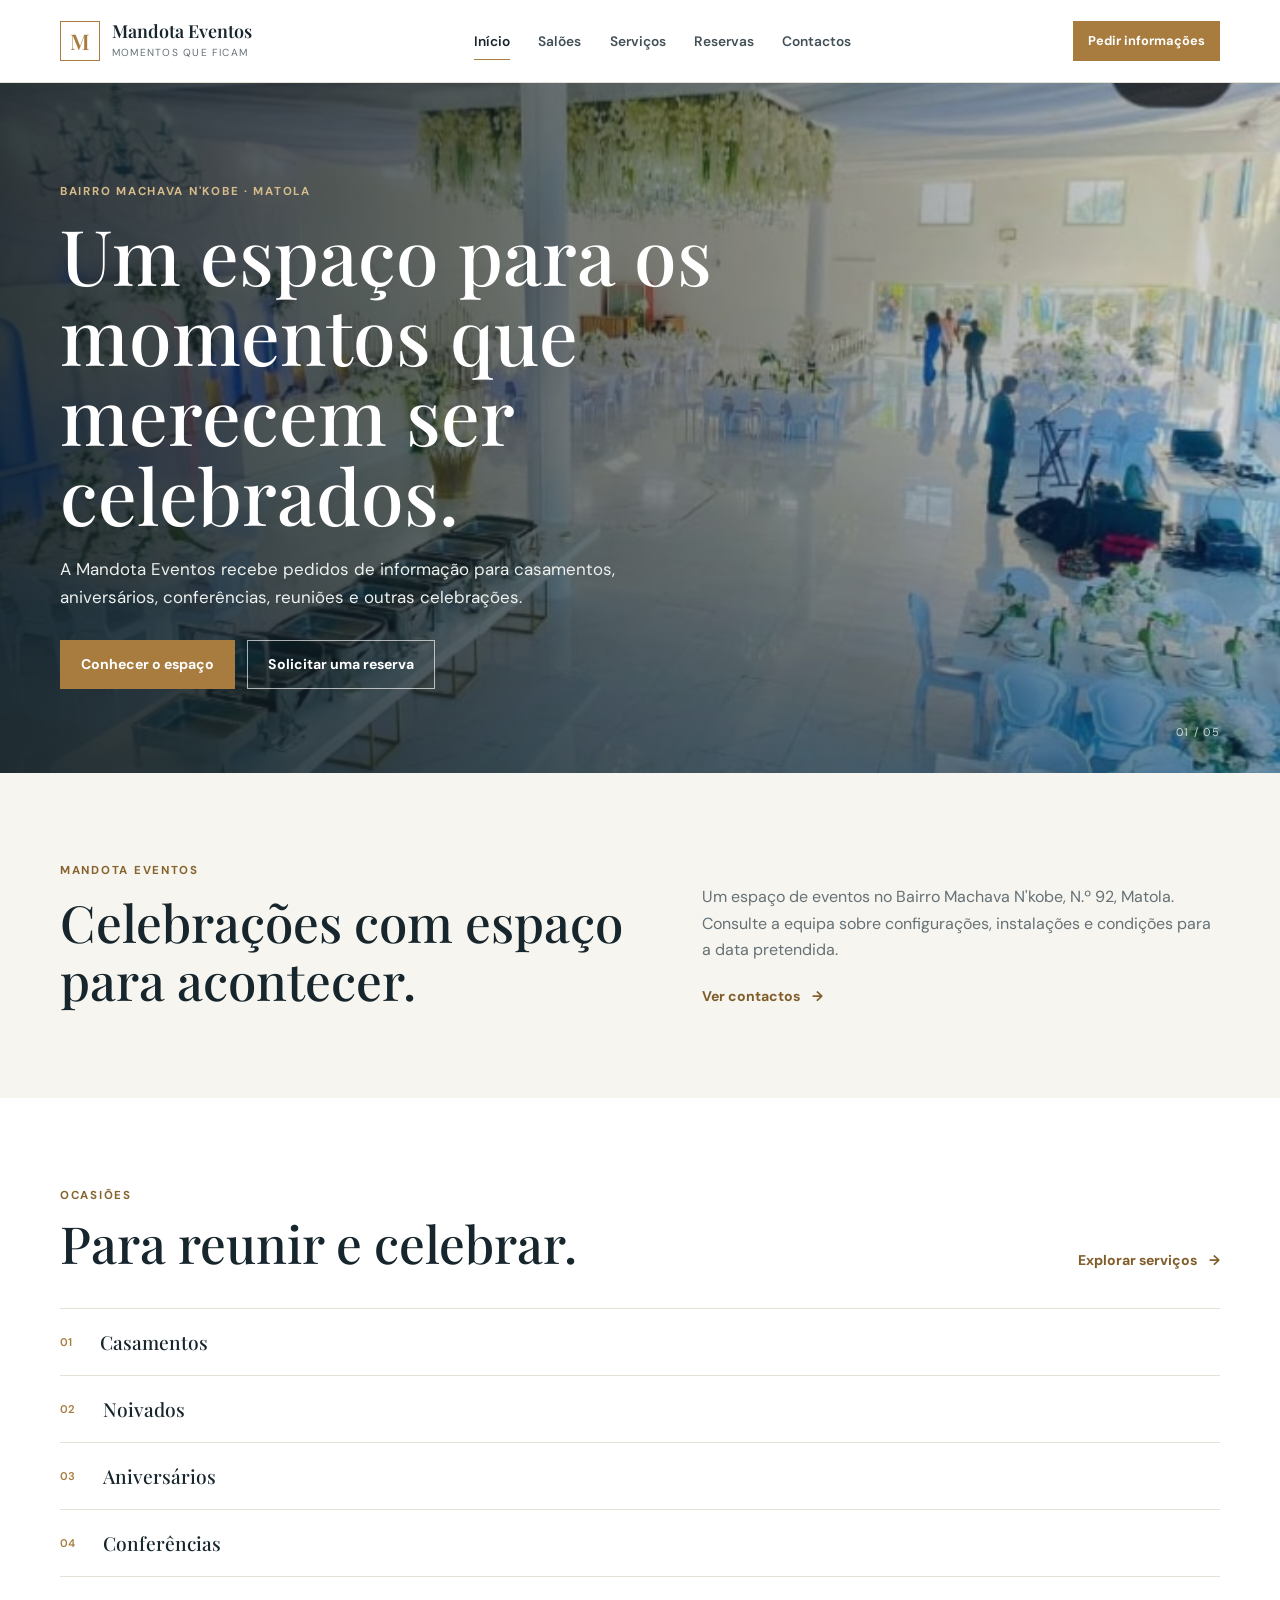
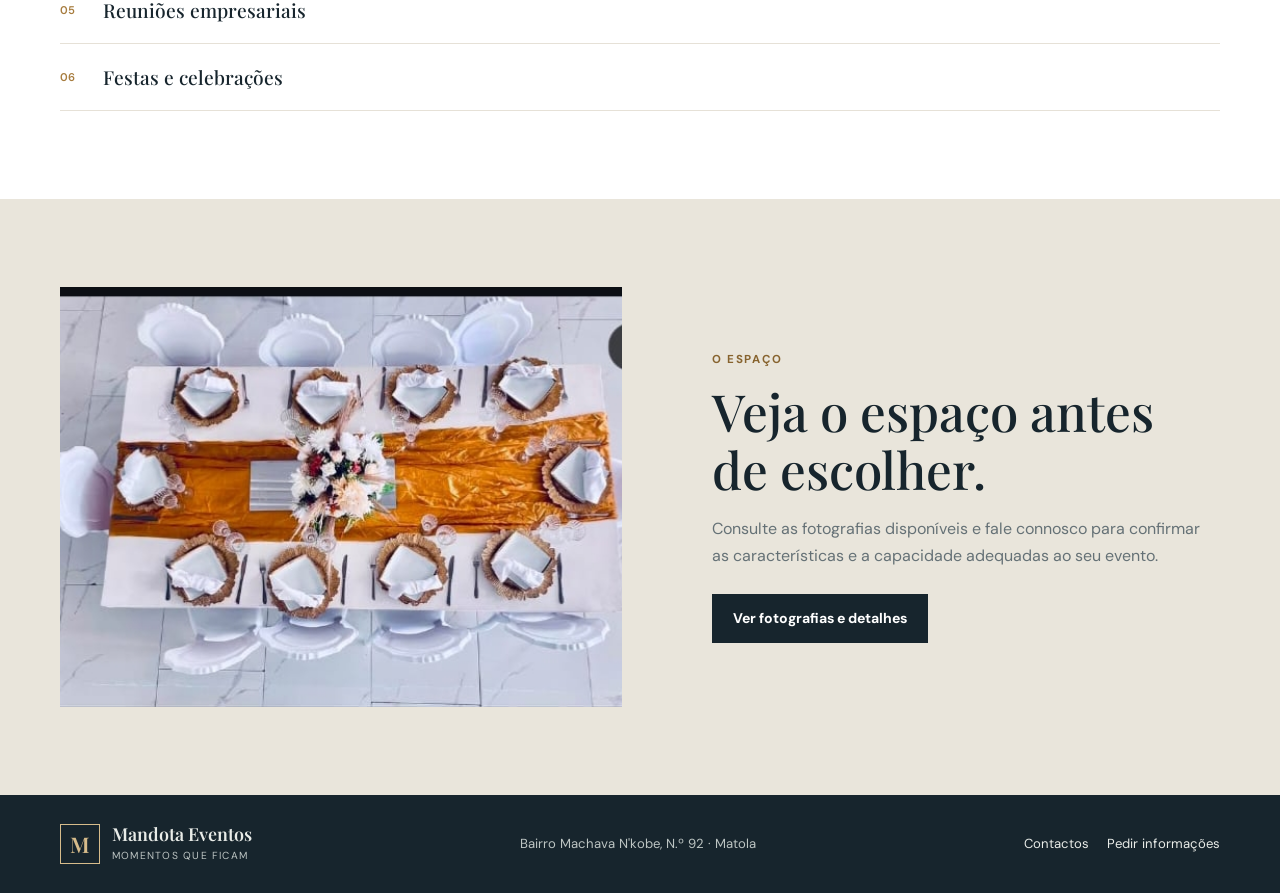
<file: index.html>
<!doctype html>
<html lang="pt-PT">
  <head>
    <meta charset="UTF-8">
    <meta name="viewport" content="width=device-width, initial-scale=1">
    <meta name="description" content="Conheca a Mandota Eventos, espaco para celebracoes no Bairro Machava N'kobe, Matola.">
    <title>Mandota Eventos | Início</title>
    <link rel="icon" href="1000402630.jpg">
    <link rel="stylesheet" href="css/style.css">
  </head>
  <body>
    <header class="site-header">
      <div class="container header-inner">
        <a class="brand" href="index.html" aria-label="Mandota Eventos, início">
          <span class="brand-mark" aria-hidden="true">M</span>
          <span><strong>Mandota Eventos</strong><small>Momentos que ficam</small></span>
        </a>
        <nav class="main-nav" aria-label="Navegação principal">
          <a class="current" href="index.html" aria-current="page">Início</a>
          <a href="saloes.html">Salões</a>
          <a href="servicos.html">Serviços</a>
          <a href="reservas.html">Reservas</a>
          <a href="contactos.html">Contactos</a>
        </nav>
        <details class="mobile-nav">
          <summary>Menu</summary>
          <nav aria-label="Navegação móvel">
            <a href="index.html">Início</a>
            <a href="saloes.html">Salões</a>
            <a href="servicos.html">Serviços</a>
            <a href="reservas.html">Reservas</a>
            <a href="contactos.html">Contactos</a>
          </nav>
        </details>
        <a class="button button-small header-cta" href="reservas.html">Pedir informações</a>
      </div>
    </header>

    <main>
      <section class="hero">
        <img class="hero-image" src="1000402630.jpg" alt="Vista do espaço Mandota Eventos preparado para uma celebração">
        <div class="hero-shade"></div>
        <div class="container hero-content">
          <p class="eyebrow">Bairro Machava N'kobe · Matola</p>
          <h1>Um espaço para os momentos que merecem ser celebrados.</h1>
          <p class="hero-copy">A Mandota Eventos recebe pedidos de informação para casamentos, aniversários, conferências, reuniões e outras celebrações.</p>
          <div class="button-row">
            <a class="button" href="saloes.html">Conhecer o espaço</a>
            <a class="button button-outline" href="reservas.html">Solicitar uma reserva</a>
          </div>
        </div>
        <span class="hero-index" aria-hidden="true">01 / 05</span>
      </section>

      <section class="section intro-section">
        <div class="container split-layout">
          <div>
            <p class="eyebrow eyebrow-dark">Mandota Eventos</p>
            <h2>Celebrações com espaço para acontecer.</h2>
          </div>
          <div class="intro-copy">
            <p>Um espaço de eventos no Bairro Machava N'kobe, N.º 92, Matola. Consulte a equipa sobre configurações, instalações e condições para a data pretendida.</p>
            <a class="text-link" href="contactos.html">Ver contactos <span aria-hidden="true">&rarr;</span></a>
          </div>
        </div>
      </section>

      <section class="section services-strip">
        <div class="container">
          <div class="section-heading">
            <div><p class="eyebrow eyebrow-dark">Ocasiões</p><h2>Para reunir e celebrar.</h2></div>
            <a class="text-link" href="servicos.html">Explorar serviços <span aria-hidden="true">&rarr;</span></a>
          </div>
          <div class="occasion-list">
            <a href="servicos.html#casamentos"><span>01</span>Casamentos</a>
            <a href="servicos.html#noivados"><span>02</span>Noivados</a>
            <a href="servicos.html#aniversarios"><span>03</span>Aniversários</a>
            <a href="servicos.html#conferencias"><span>04</span>Conferências</a>
            <a href="servicos.html#reunioes"><span>05</span>Reuniões empresariais</a>
            <a href="servicos.html#celebracoes"><span>06</span>Festas e celebrações</a>
          </div>
        </div>
      </section>

      <section class="section photo-feature">
        <div class="container feature-layout">
          <img src="1000402631.jpg" alt="Vista interior do espaço com mesas preparadas">
          <div class="feature-copy">
            <p class="eyebrow eyebrow-dark">O espaço</p>
            <h2>Veja o espaço antes de escolher.</h2>
            <p>Consulte as fotografias disponíveis e fale connosco para confirmar as características e a capacidade adequadas ao seu evento.</p>
            <a class="button button-dark" href="saloes.html">Ver fotografias e detalhes</a>
          </div>
        </div>
      </section>
    </main>

    <footer class="site-footer">
      <div class="container footer-inner">
        <a class="brand brand-footer" href="index.html"><span class="brand-mark" aria-hidden="true">M</span><span><strong>Mandota Eventos</strong><small>Momentos que ficam</small></span></a>
        <p>Bairro Machava N'kobe, N.º 92 · Matola</p>
        <div class="footer-links"><a href="contactos.html">Contactos</a><a href="reservas.html">Pedir informações</a></div>
      </div>
    </footer>
  </body>
</html>
</file>
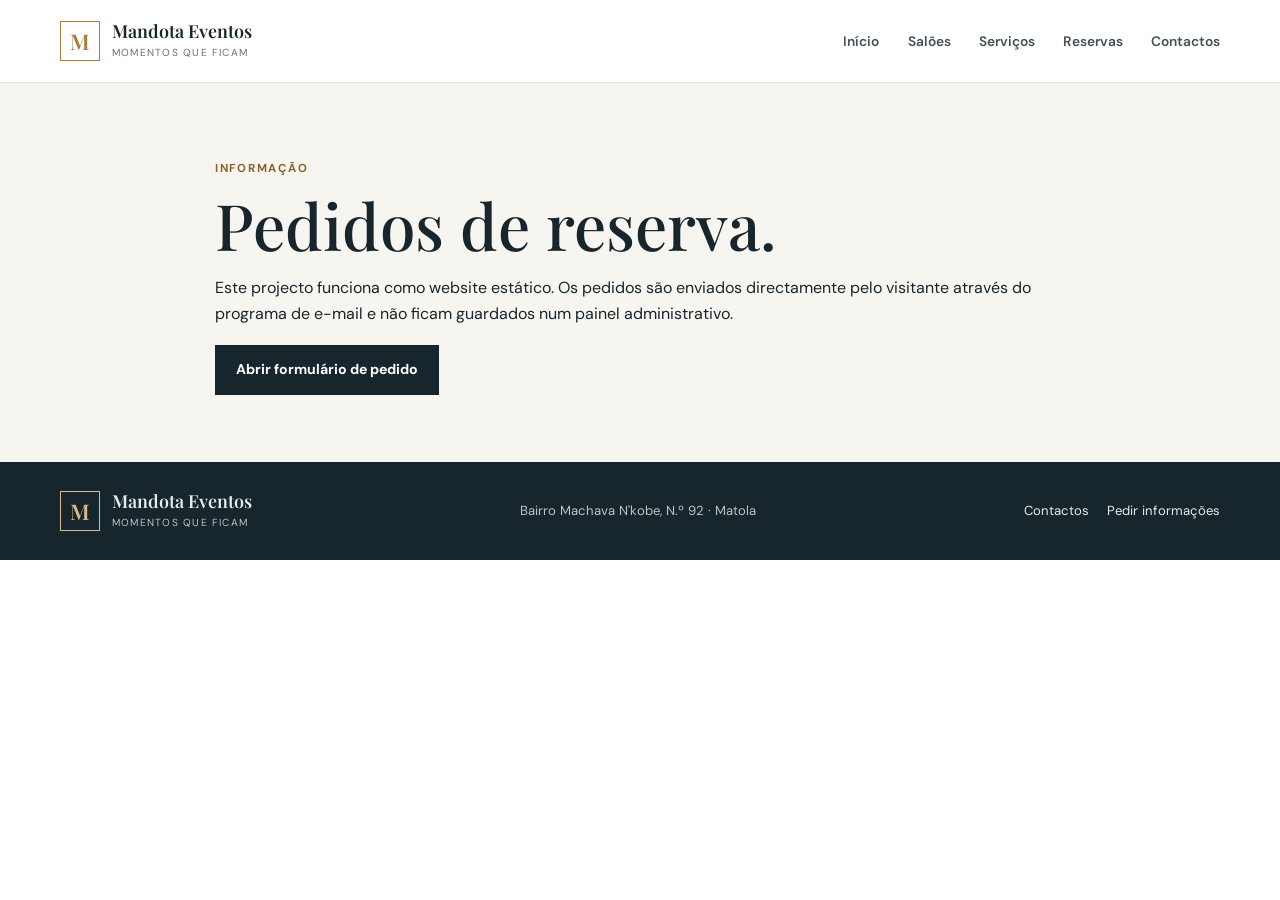
<file: admin/index.html>
<!doctype html>
<html lang="pt-PT">
    <head>
        <meta charset="UTF-8">
        <meta name="viewport" content="width=device-width, initial-scale=1">
        <meta name="description" content="Informação sobre os pedidos de reserva da Mandota Eventos.">
        <title>Informações | Mandota Eventos</title>
        <link rel="stylesheet" href="../css/style.css">
    </head>
    <body>
        <header class="site-header">
            <div class="container header-inner">
                <a class="brand" href="../index.html"><span class="brand-mark" aria-hidden="true">M</span><span><strong>Mandota Eventos</strong><small>Momentos que ficam</small></span></a>
                <nav class="main-nav" aria-label="Navegação principal">
                    <a href="../index.html">Início</a><a href="../saloes.html">Salões</a><a href="../servicos.html">Serviços</a><a href="../reservas.html">Reservas</a><a href="../contactos.html">Contactos</a>
                </nav>
                <details class="mobile-nav"><summary>Menu</summary><nav aria-label="Navegação móvel"><a href="../index.html">Início</a><a href="../saloes.html">Salões</a><a href="../servicos.html">Serviços</a><a href="../reservas.html">Reservas</a><a href="../contactos.html">Contactos</a></nav></details>
            </div>
        </header>
        <main>
            <section class="page-intro"><div class="container page-intro-inner"><p class="eyebrow eyebrow-dark">Informação</p><h1>Pedidos de reserva.</h1><p>Este projecto funciona como website estático. Os pedidos são enviados directamente pelo visitante através do programa de e-mail e não ficam guardados num painel administrativo.</p><p><a class="button button-dark" href="../reservas.html">Abrir formulário de pedido</a></p></div></section>
        </main>
        <footer class="site-footer"><div class="container footer-inner"><a class="brand brand-footer" href="../index.html"><span class="brand-mark" aria-hidden="true">M</span><span><strong>Mandota Eventos</strong><small>Momentos que ficam</small></span></a><p>Bairro Machava N'kobe, N.º 92 · Matola</p><div class="footer-links"><a href="../contactos.html">Contactos</a><a href="../reservas.html">Pedir informações</a></div></div></footer>
    </body>
</html>
</file>
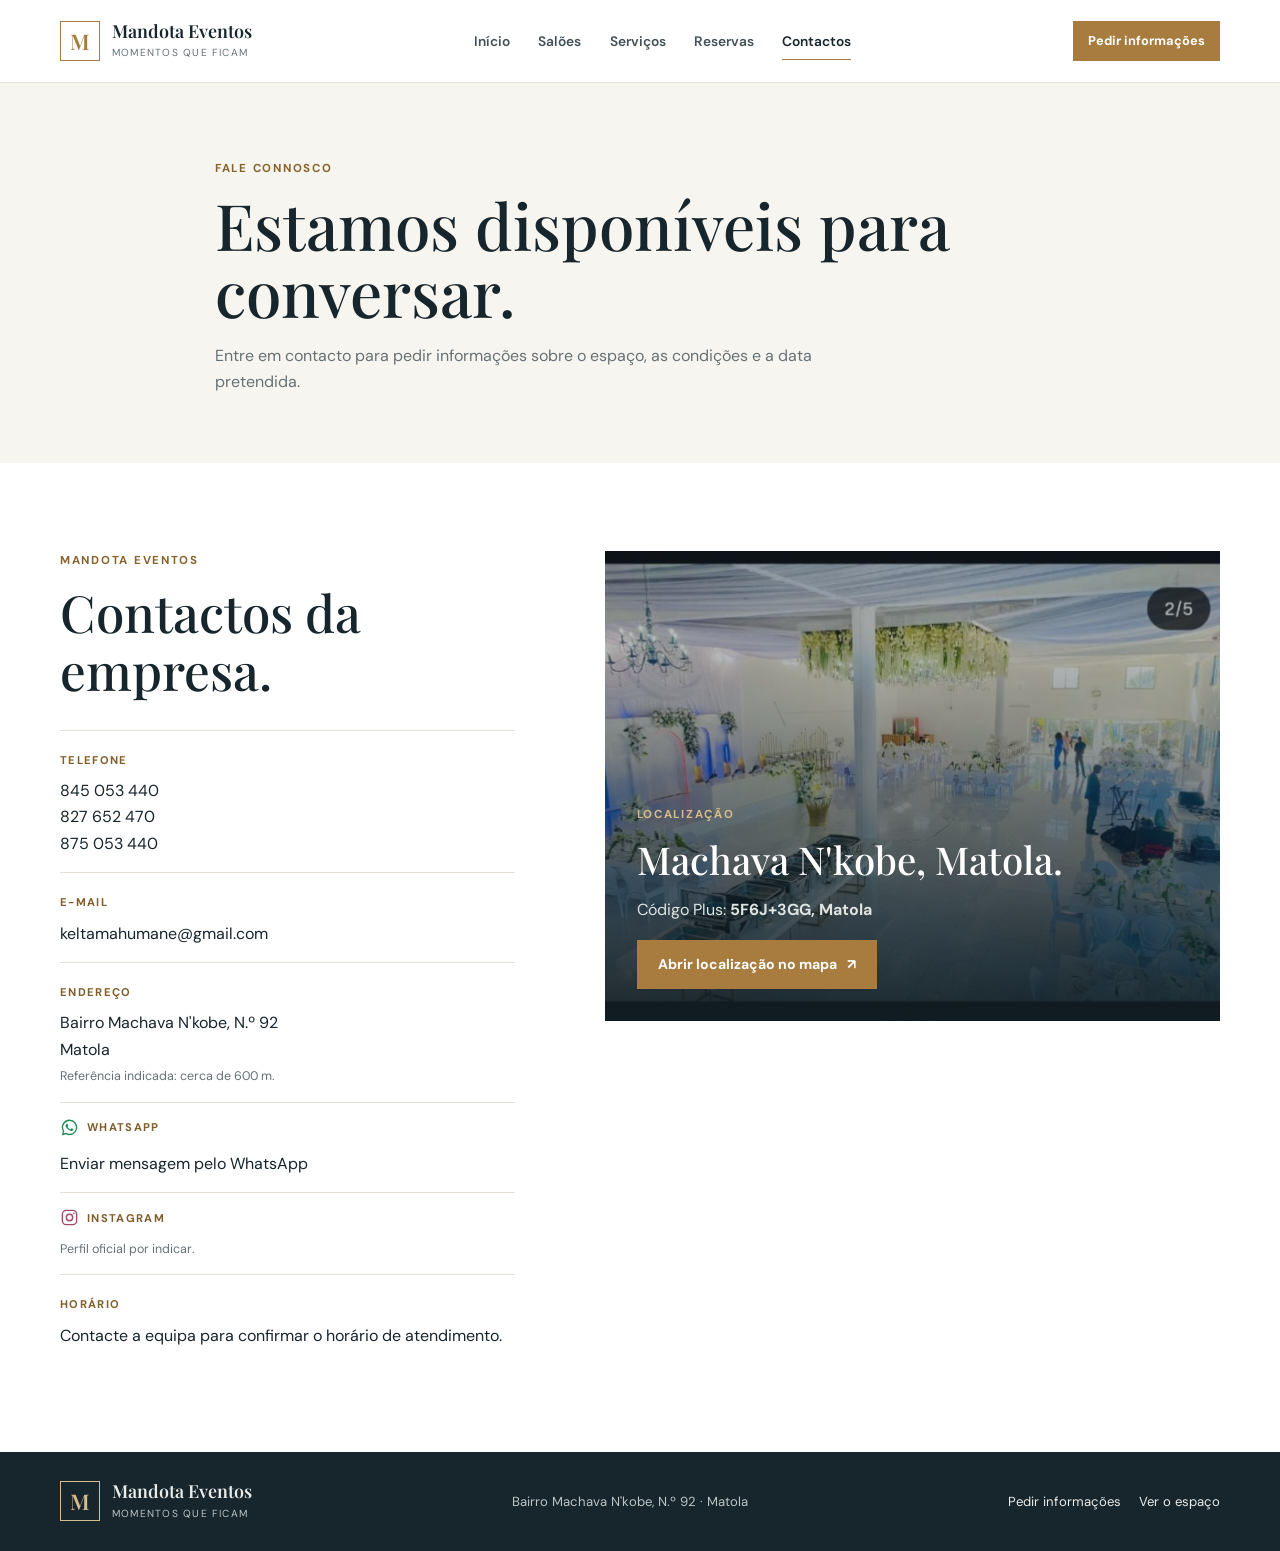
<file: contactos.html>
<!doctype html>
<html lang="pt-PT">
  <head>
    <meta charset="UTF-8">
    <meta name="viewport" content="width=device-width, initial-scale=1">
    <meta name="description" content="Contacte a Mandota Eventos no Bairro Machava N'kobe, Matola.">
    <title>Contactos | Mandota Eventos</title>
    <link rel="icon" href="1000402630.jpg">
    <link rel="stylesheet" href="css/style.css">
  </head>
  <body>
    <header class="site-header">
      <div class="container header-inner">
        <a class="brand" href="index.html"><span class="brand-mark" aria-hidden="true">M</span><span><strong>Mandota Eventos</strong><small>Momentos que ficam</small></span></a>
        <nav class="main-nav" aria-label="Navegação principal">
          <a href="index.html">Início</a><a href="saloes.html">Salões</a><a href="servicos.html">Serviços</a><a href="reservas.html">Reservas</a><a class="current" href="contactos.html" aria-current="page">Contactos</a>
        </nav>
        <details class="mobile-nav"><summary>Menu</summary><nav aria-label="Navegação móvel"><a href="index.html">Início</a><a href="saloes.html">Salões</a><a href="servicos.html">Serviços</a><a href="reservas.html">Reservas</a><a href="contactos.html">Contactos</a></nav></details>
        <a class="button button-small header-cta" href="reservas.html">Pedir informações</a>
      </div>
    </header>
    <main>
      <section class="page-intro"><div class="container page-intro-inner"><p class="eyebrow eyebrow-dark">Fale connosco</p><h1>Estamos disponíveis para conversar.</h1><p>Entre em contacto para pedir informações sobre o espaço, as condições e a data pretendida.</p></div></section>
      <section class="section contact-section"><div class="container contact-layout">
        <div class="contact-details"><p class="eyebrow eyebrow-dark">Mandota Eventos</p><h2>Contactos da empresa.</h2>
          <div class="contact-block"><span class="contact-label">Telefone</span><p><a href="tel:845053440">845 053 440</a><br><a href="tel:827652470">827 652 470</a><br><a href="tel:875053440">875 053 440</a></p></div>
          <div class="contact-block"><span class="contact-label">E-mail</span><p><a href="mailto:keltamahumane@gmail.com">keltamahumane@gmail.com</a></p></div>
          <div class="contact-block"><span class="contact-label">Endereço</span><p>Bairro Machava N'kobe, N.º 92<br>Matola</p><p class="form-note">Referência indicada: cerca de 600 m.</p></div>
          <div class="contact-block">
            <span class="contact-label contact-label-icon">
              <svg class="social-icon whatsapp-icon" viewBox="0 0 24 24" aria-hidden="true"><path d="M12.04 2a9.82 9.82 0 0 0-8.42 14.88L2.3 22l5.28-1.38A9.82 9.82 0 1 0 12.04 2Zm0 17.86a8 8 0 0 1-4.08-1.12l-.29-.17-3.13.82.84-3.05-.19-.31a8.03 8.03 0 1 1 6.85 3.83Zm4.4-6.02c-.24-.12-1.42-.7-1.64-.78-.22-.08-.38-.12-.55.12-.16.24-.62.78-.76.94-.14.16-.28.18-.52.06-.24-.12-1.02-.38-1.94-1.2-.72-.64-1.2-1.43-1.34-1.67-.14-.24-.02-.37.1-.49.1-.1.24-.28.36-.42.12-.14.16-.24.24-.4.08-.16.04-.3-.02-.42-.06-.12-.55-1.32-.75-1.81-.2-.48-.4-.42-.55-.43h-.47c-.16 0-.42.06-.64.3-.22.24-.84.82-.84 2s.86 2.32.98 2.48c.12.16 1.69 2.58 4.1 3.62.57.25 1.02.4 1.37.51.58.18 1.1.15 1.51.09.46-.07 1.42-.58 1.62-1.14.2-.56.2-1.04.14-1.14-.06-.1-.22-.16-.46-.28Z"/></svg>
              WhatsApp
            </span>
            <p><a href="https://wa.me/258845053440" target="_blank" rel="noopener noreferrer">Enviar mensagem pelo WhatsApp</a></p>
          </div>
          <div class="contact-block">
            <span class="contact-label contact-label-icon">
              <svg class="social-icon instagram-icon" viewBox="0 0 24 24" aria-hidden="true"><rect x="3" y="3" width="18" height="18" rx="5"/><circle cx="12" cy="12" r="4"/><circle class="instagram-dot" cx="17.5" cy="6.8" r="1"/></svg>
              Instagram
            </span>
            <p class="form-note">Perfil oficial por indicar.</p>
          </div>
          <div class="contact-block"><span class="contact-label">Horário</span><p>Contacte a equipa para confirmar o horário de atendimento.</p></div>
        </div>
        <div class="contact-visual"><img src="1000402630.jpg" alt="Vista original do espaço Mandota Eventos"><div class="map-link"><p class="eyebrow">Localização</p><h2>Machava N'kobe, Matola.</h2><p>Código Plus: <strong>5F6J+3GG, Matola</strong></p><a class="button" href="https://www.google.com/maps/search/?api=1&amp;query=5F6J%2B3GG%2C%20Matola" target="_blank" rel="noopener noreferrer">Abrir localização no mapa <span aria-hidden="true">&nearr;</span></a></div></div>
      </div></section>
    </main>
    <footer class="site-footer"><div class="container footer-inner"><a class="brand brand-footer" href="index.html"><span class="brand-mark" aria-hidden="true">M</span><span><strong>Mandota Eventos</strong><small>Momentos que ficam</small></span></a><p>Bairro Machava N'kobe, N.º 92 · Matola</p><div class="footer-links"><a href="reservas.html">Pedir informações</a><a href="saloes.html">Ver o espaço</a></div></div></footer>
  </body>
</html>
</file>
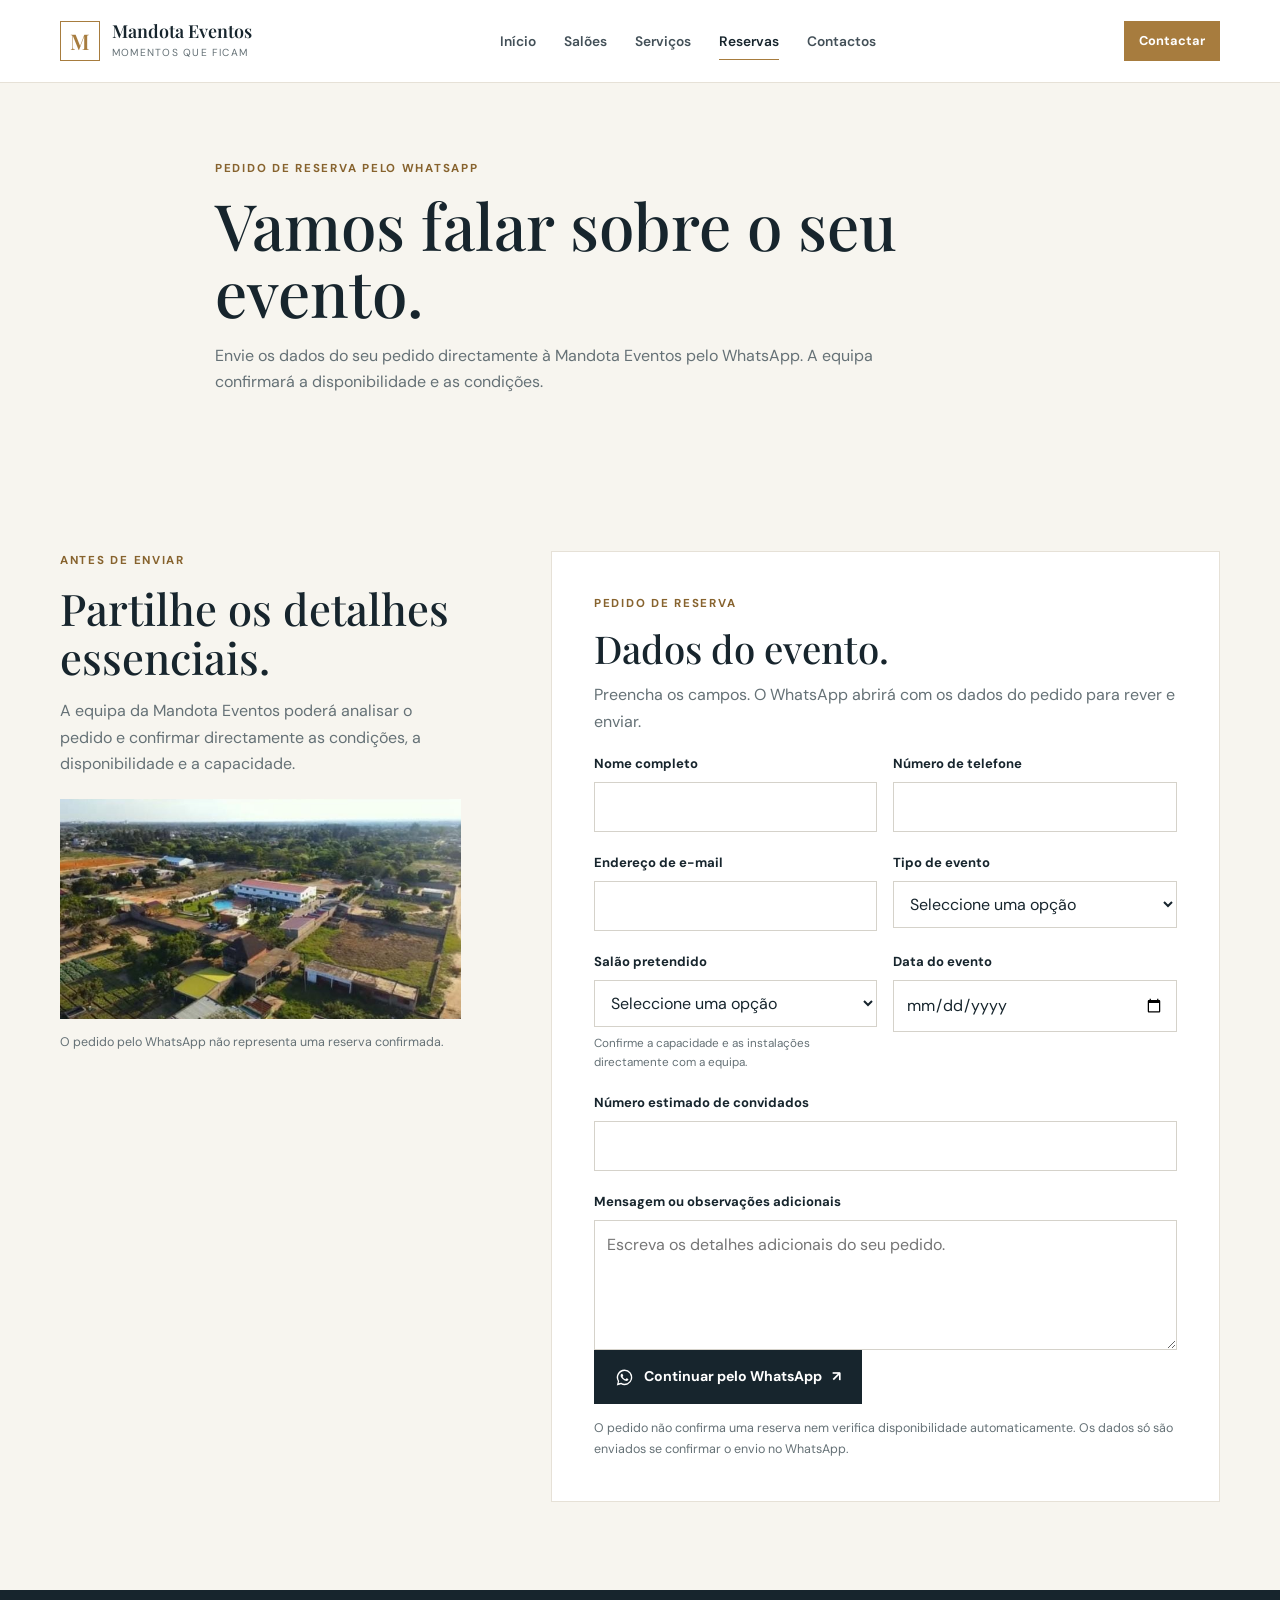
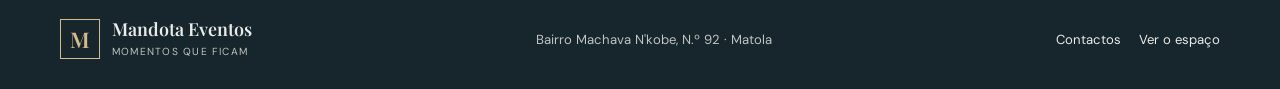
<file: reservas.html>
<!doctype html>
<html lang="pt-PT">
  <head>
    <meta charset="UTF-8">
    <meta name="viewport" content="width=device-width, initial-scale=1">
    <meta name="description" content="Envie um pedido de informação sobre reservas na Mandota Eventos.">
    <title>Reservas | Mandota Eventos</title>
    <link rel="icon" href="1000402630.jpg">
    <link rel="stylesheet" href="css/style.css">
  </head>
  <body>
    <header class="site-header">
      <div class="container header-inner">
        <a class="brand" href="index.html"><span class="brand-mark" aria-hidden="true">M</span><span><strong>Mandota Eventos</strong><small>Momentos que ficam</small></span></a>
        <nav class="main-nav" aria-label="Navegação principal">
          <a href="index.html">Início</a><a href="saloes.html">Salões</a><a href="servicos.html">Serviços</a><a class="current" href="reservas.html" aria-current="page">Reservas</a><a href="contactos.html">Contactos</a>
        </nav>
        <details class="mobile-nav"><summary>Menu</summary><nav aria-label="Navegação móvel"><a href="index.html">Início</a><a href="saloes.html">Salões</a><a href="servicos.html">Serviços</a><a href="reservas.html">Reservas</a><a href="contactos.html">Contactos</a></nav></details>
        <a class="button button-small header-cta" href="contactos.html">Contactar</a>
      </div>
    </header>
    <main>
      <section class="page-intro"><div class="container page-intro-inner"><p class="eyebrow eyebrow-dark">Pedido de reserva pelo WhatsApp</p><h1>Vamos falar sobre o seu evento.</h1><p>Envie os dados do seu pedido directamente à Mandota Eventos pelo WhatsApp. A equipa confirmará a disponibilidade e as condições.</p></div></section>
      <section class="section reservation-section"><div class="container reservation-layout">
        <aside class="reservation-aside"><p class="eyebrow eyebrow-dark">Antes de enviar</p><h2>Partilhe os detalhes essenciais.</h2><p>A equipa da Mandota Eventos poderá analisar o pedido e confirmar directamente as condições, a disponibilidade e a capacidade.</p><img src="1000402637.jpg" alt="Fotografia original do espaço Mandota Eventos"><p class="form-note">O pedido pelo WhatsApp não representa uma reserva confirmada.</p></aside>
        <form class="reservation-form" id="reservation-form" aria-labelledby="reservation-details-title">
          <p class="eyebrow eyebrow-dark">Pedido de reserva</p>
          <h2 id="reservation-details-title">Dados do evento.</h2>
          <p class="reservation-instructions">Preencha os campos. O WhatsApp abrirá com os dados do pedido para rever e enviar.</p>
          <div class="form-grid">
            <div class="field"><label for="nome">Nome completo</label><input id="nome" name="name" autocomplete="name" required></div>
            <div class="field"><label for="telefone">Número de telefone</label><input id="telefone" name="phone" type="tel" autocomplete="tel" required></div>
            <div class="field"><label for="email">Endereço de e-mail</label><input id="email" name="email" type="email" autocomplete="email" required></div>
            <div class="field"><label for="evento">Tipo de evento</label><select id="evento" name="event" required><option value="">Seleccione uma opção</option><option>Casamento</option><option>Noivado</option><option>Aniversário</option><option>Conferência</option><option>Reunião empresarial</option><option>Festa ou celebração</option><option>Outro evento</option></select></div>
            <div class="field"><label for="salao">Salão pretendido</label><select id="salao" name="venue" required><option value="">Seleccione uma opção</option><option>Espaço Mandota Eventos</option><option>A confirmar com a equipa</option></select><small>Confirme a capacidade e as instalações directamente com a equipa.</small></div>
            <div class="field"><label for="data">Data do evento</label><input id="data" name="date" type="date" required></div>
            <div class="field field-full"><label for="convidados">Número estimado de convidados</label><input id="convidados" name="guests" type="number" min="1" inputmode="numeric" required></div>
            <div class="field field-full"><label for="mensagem">Mensagem ou observações adicionais</label><textarea id="mensagem" name="notes" rows="4" placeholder="Escreva os detalhes adicionais do seu pedido."></textarea></div>
          </div>
          <button class="button button-dark whatsapp-reservation" type="submit">
            <svg class="social-icon whatsapp-icon" viewBox="0 0 24 24" aria-hidden="true"><path d="M12.04 2a9.82 9.82 0 0 0-8.42 14.88L2.3 22l5.28-1.38A9.82 9.82 0 1 0 12.04 2Zm0 17.86a8 8 0 0 1-4.08-1.12l-.29-.17-3.13.82.84-3.05-.19-.31a8.03 8.03 0 1 1 6.85 3.83Zm4.4-6.02c-.24-.12-1.42-.7-1.64-.78-.22-.08-.38-.12-.55.12-.16.24-.62.78-.76.94-.14.16-.28.18-.52.06-.24-.12-1.02-.38-1.94-1.2-.72-.64-1.2-1.43-1.34-1.67-.14-.24-.02-.37.1-.49.1-.1.24-.28.36-.42.12-.14.16-.24.24-.4.08-.16.04-.3-.02-.42-.06-.12-.55-1.32-.75-1.81-.2-.48-.4-.42-.55-.43h-.47c-.16 0-.42.06-.64.3-.22.24-.84.82-.84 2s.86 2.32.98 2.48c.12.16 1.69 2.58 4.1 3.62.57.25 1.02.4 1.37.51.58.18 1.1.15 1.51.09.46-.07 1.42-.58 1.62-1.14.2-.56.2-1.04.14-1.14-.06-.1-.22-.16-.46-.28Z"/></svg>
            Continuar pelo WhatsApp <span aria-hidden="true">&nearr;</span>
          </button>
          <p class="form-note">O pedido não confirma uma reserva nem verifica disponibilidade automaticamente. Os dados só são enviados se confirmar o envio no WhatsApp.</p>
        </form>
      </div></section>
    </main>
    <footer class="site-footer"><div class="container footer-inner"><a class="brand brand-footer" href="index.html"><span class="brand-mark" aria-hidden="true">M</span><span><strong>Mandota Eventos</strong><small>Momentos que ficam</small></span></a><p>Bairro Machava N'kobe, N.º 92 · Matola</p><div class="footer-links"><a href="contactos.html">Contactos</a><a href="saloes.html">Ver o espaço</a></div></div></footer>
    <script src="js/reservas.js" defer></script>
  </body>
</html>
</file>
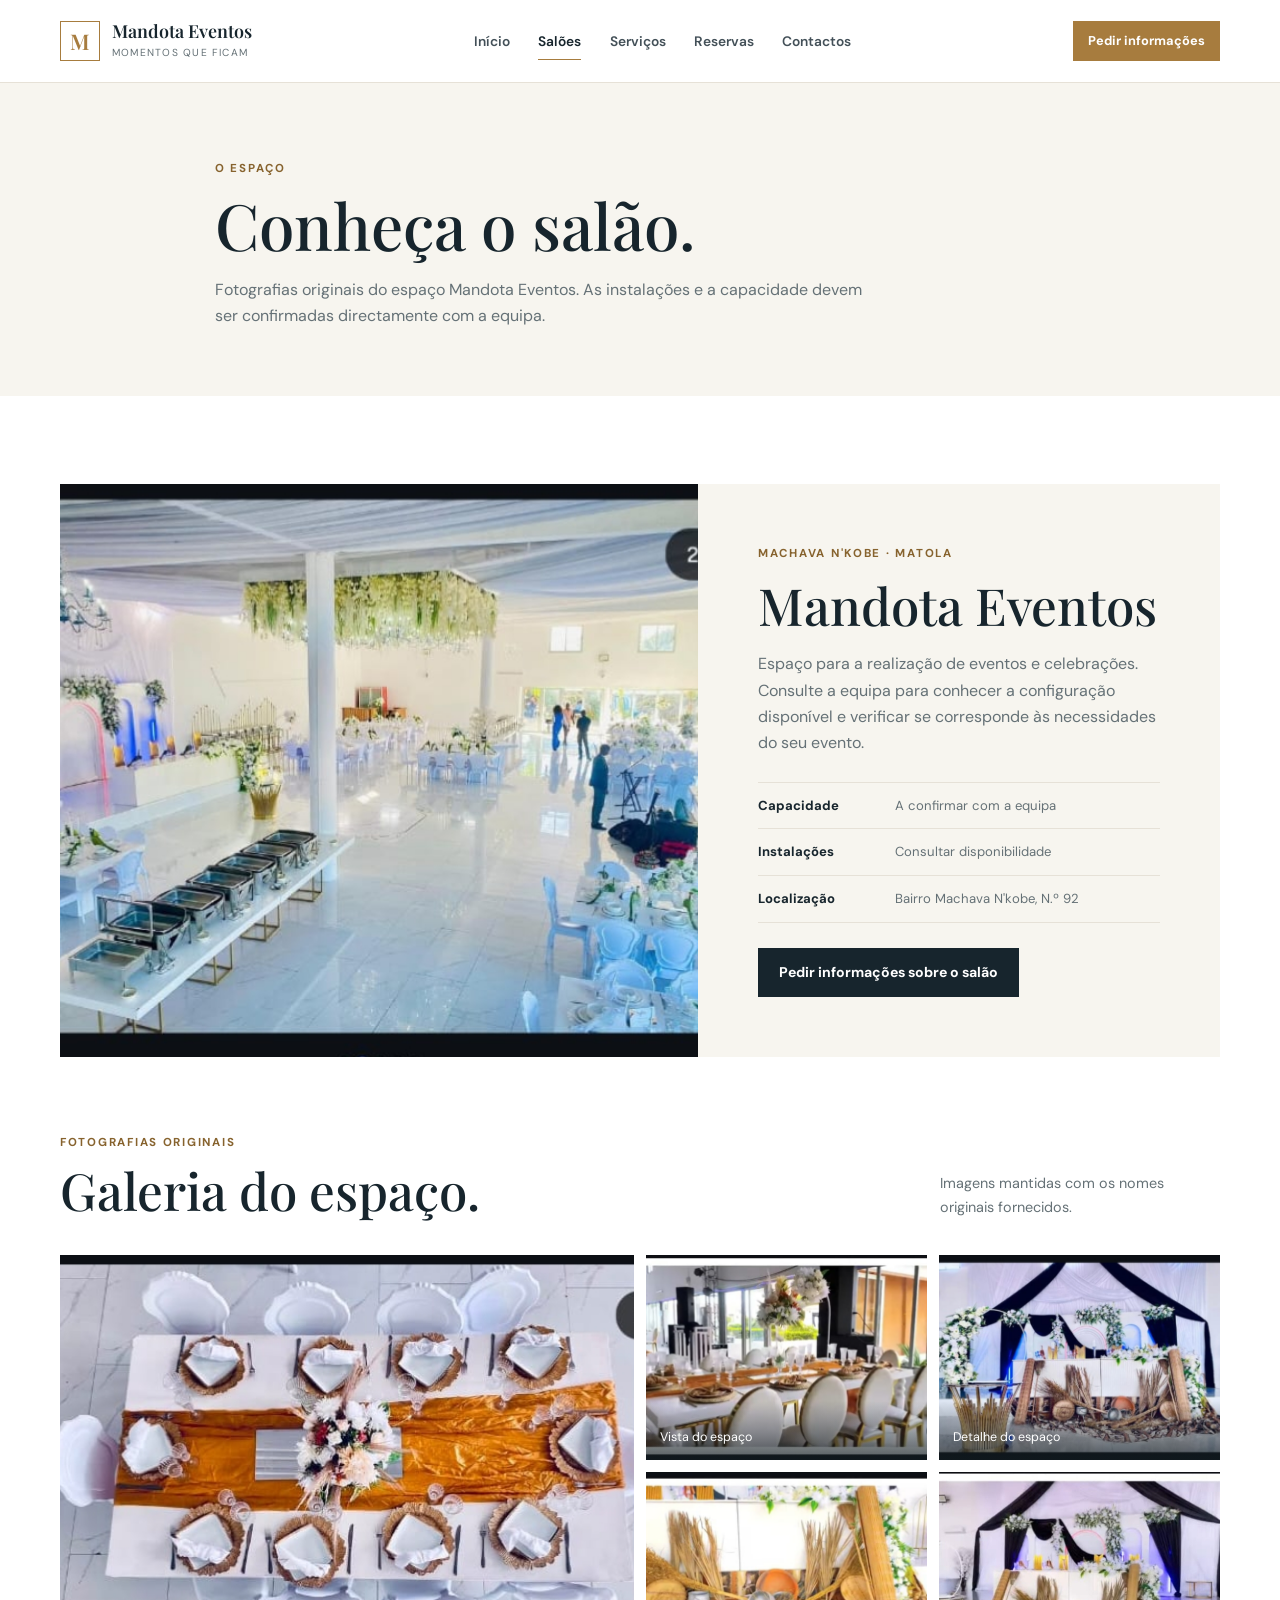
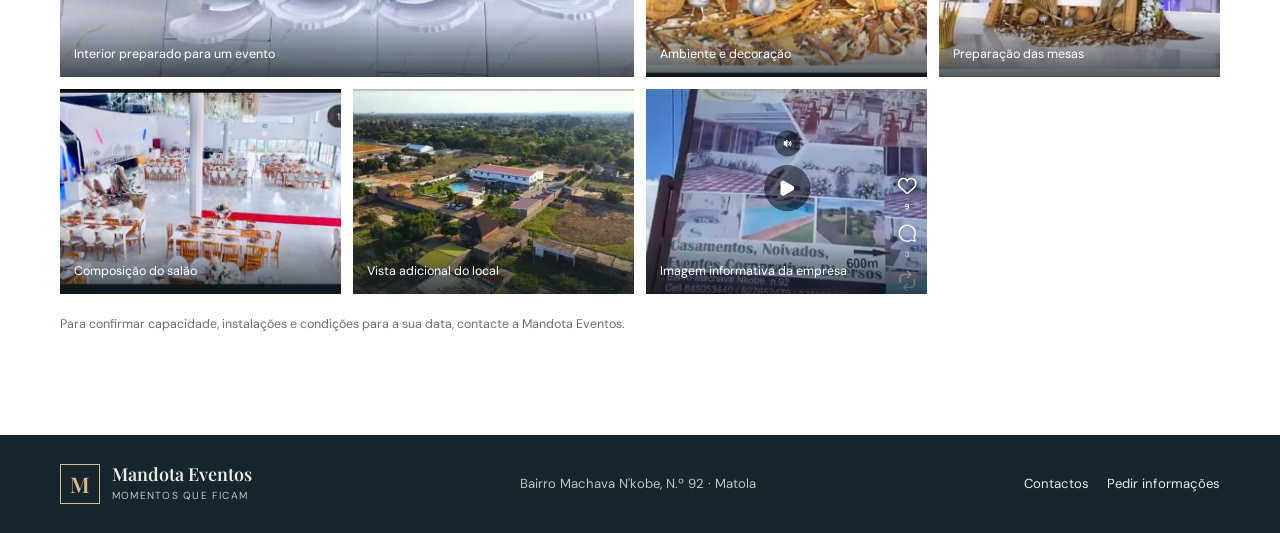
<file: saloes.html>
<!doctype html>
<html lang="pt-PT">
  <head>
    <meta charset="UTF-8">
    <meta name="viewport" content="width=device-width, initial-scale=1">
    <meta name="description" content="Consulte as fotografias do espaço Mandota Eventos e peça informações sobre instalações e capacidade.">
    <title>Salões | Mandota Eventos</title>
    <link rel="icon" href="1000402630.jpg">
    <link rel="stylesheet" href="css/style.css">
  </head>
  <body>
    <header class="site-header">
      <div class="container header-inner">
        <a class="brand" href="index.html"><span class="brand-mark" aria-hidden="true">M</span><span><strong>Mandota Eventos</strong><small>Momentos que ficam</small></span></a>
        <nav class="main-nav" aria-label="Navegação principal">
          <a href="index.html">Início</a><a class="current" href="saloes.html" aria-current="page">Salões</a><a href="servicos.html">Serviços</a><a href="reservas.html">Reservas</a><a href="contactos.html">Contactos</a>
        </nav>
        <details class="mobile-nav"><summary>Menu</summary><nav aria-label="Navegação móvel"><a href="index.html">Início</a><a href="saloes.html">Salões</a><a href="servicos.html">Serviços</a><a href="reservas.html">Reservas</a><a href="contactos.html">Contactos</a></nav></details>
        <a class="button button-small header-cta" href="reservas.html">Pedir informações</a>
      </div>
    </header>
    <main>
      <section class="page-intro">
        <div class="container page-intro-inner"><p class="eyebrow eyebrow-dark">O espaço</p><h1>Conheça o salão.</h1><p>Fotografias originais do espaço Mandota Eventos. As instalações e a capacidade devem ser confirmadas directamente com a equipa.</p></div>
      </section>
      <section class="section venue-section">
        <div class="container">
          <article class="venue-feature">
            <img src="1000402630.jpg" alt="Vista ampla do espaço Mandota Eventos preparado para uma celebração">
            <div class="venue-copy"><p class="eyebrow eyebrow-dark">Machava N'kobe · Matola</p><h2>Mandota Eventos</h2><p>Espaço para a realização de eventos e celebrações. Consulte a equipa para conhecer a configuração disponível e verificar se corresponde às necessidades do seu evento.</p><dl class="venue-facts"><div><dt>Capacidade</dt><dd>A confirmar com a equipa</dd></div><div><dt>Instalações</dt><dd>Consultar disponibilidade</dd></div><div><dt>Localização</dt><dd>Bairro Machava N'kobe, N.º 92</dd></div></dl><a class="button button-dark" href="reservas.html">Pedir informações sobre o salão</a></div>
          </article>
          <div class="section-heading gallery-heading"><div><p class="eyebrow eyebrow-dark">Fotografias originais</p><h2>Galeria do espaço.</h2></div><p>Imagens mantidas com os nomes originais fornecidos.</p></div>
          <div class="photo-grid">
            <figure class="photo-card photo-card-large"><img src="1000402631.jpg" alt="Vista interior do salão com mesas preparadas"><figcaption>Interior preparado para um evento</figcaption></figure>
            <figure class="photo-card"><img src="1000402632.jpg" alt="Outra vista do espaço Mandota Eventos"><figcaption>Vista do espaço</figcaption></figure>
            <figure class="photo-card"><img src="1000402633.jpg" alt="Detalhe do espaço de eventos"><figcaption>Detalhe do espaço</figcaption></figure>
            <figure class="photo-card"><img src="1000402634.jpg" alt="Ambiente e decoração do salão"><figcaption>Ambiente e decoração</figcaption></figure>
            <figure class="photo-card"><img src="1000402635.jpg" alt="Preparação de mesas no salão"><figcaption>Preparação das mesas</figcaption></figure>
            <figure class="photo-card"><img src="1000402636.jpg" alt="Outra composição do salão para eventos"><figcaption>Composição do salão</figcaption></figure>
            <figure class="photo-card"><img src="1000402637.jpg" alt="Vista adicional do local de eventos"><figcaption>Vista adicional do local</figcaption></figure>
            <figure class="photo-card"><img src="IMG-20260912-WA0277.jpg" alt="Imagem informativa original da Mandota Eventos"><figcaption>Imagem informativa da empresa</figcaption></figure>
          </div>
          <p class="form-note">Para confirmar capacidade, instalações e condições para a sua data, contacte a Mandota Eventos.</p>
        </div>
      </section>
    </main>
    <footer class="site-footer"><div class="container footer-inner"><a class="brand brand-footer" href="index.html"><span class="brand-mark" aria-hidden="true">M</span><span><strong>Mandota Eventos</strong><small>Momentos que ficam</small></span></a><p>Bairro Machava N'kobe, N.º 92 · Matola</p><div class="footer-links"><a href="contactos.html">Contactos</a><a href="reservas.html">Pedir informações</a></div></div></footer>
  </body>
</html>
</file>
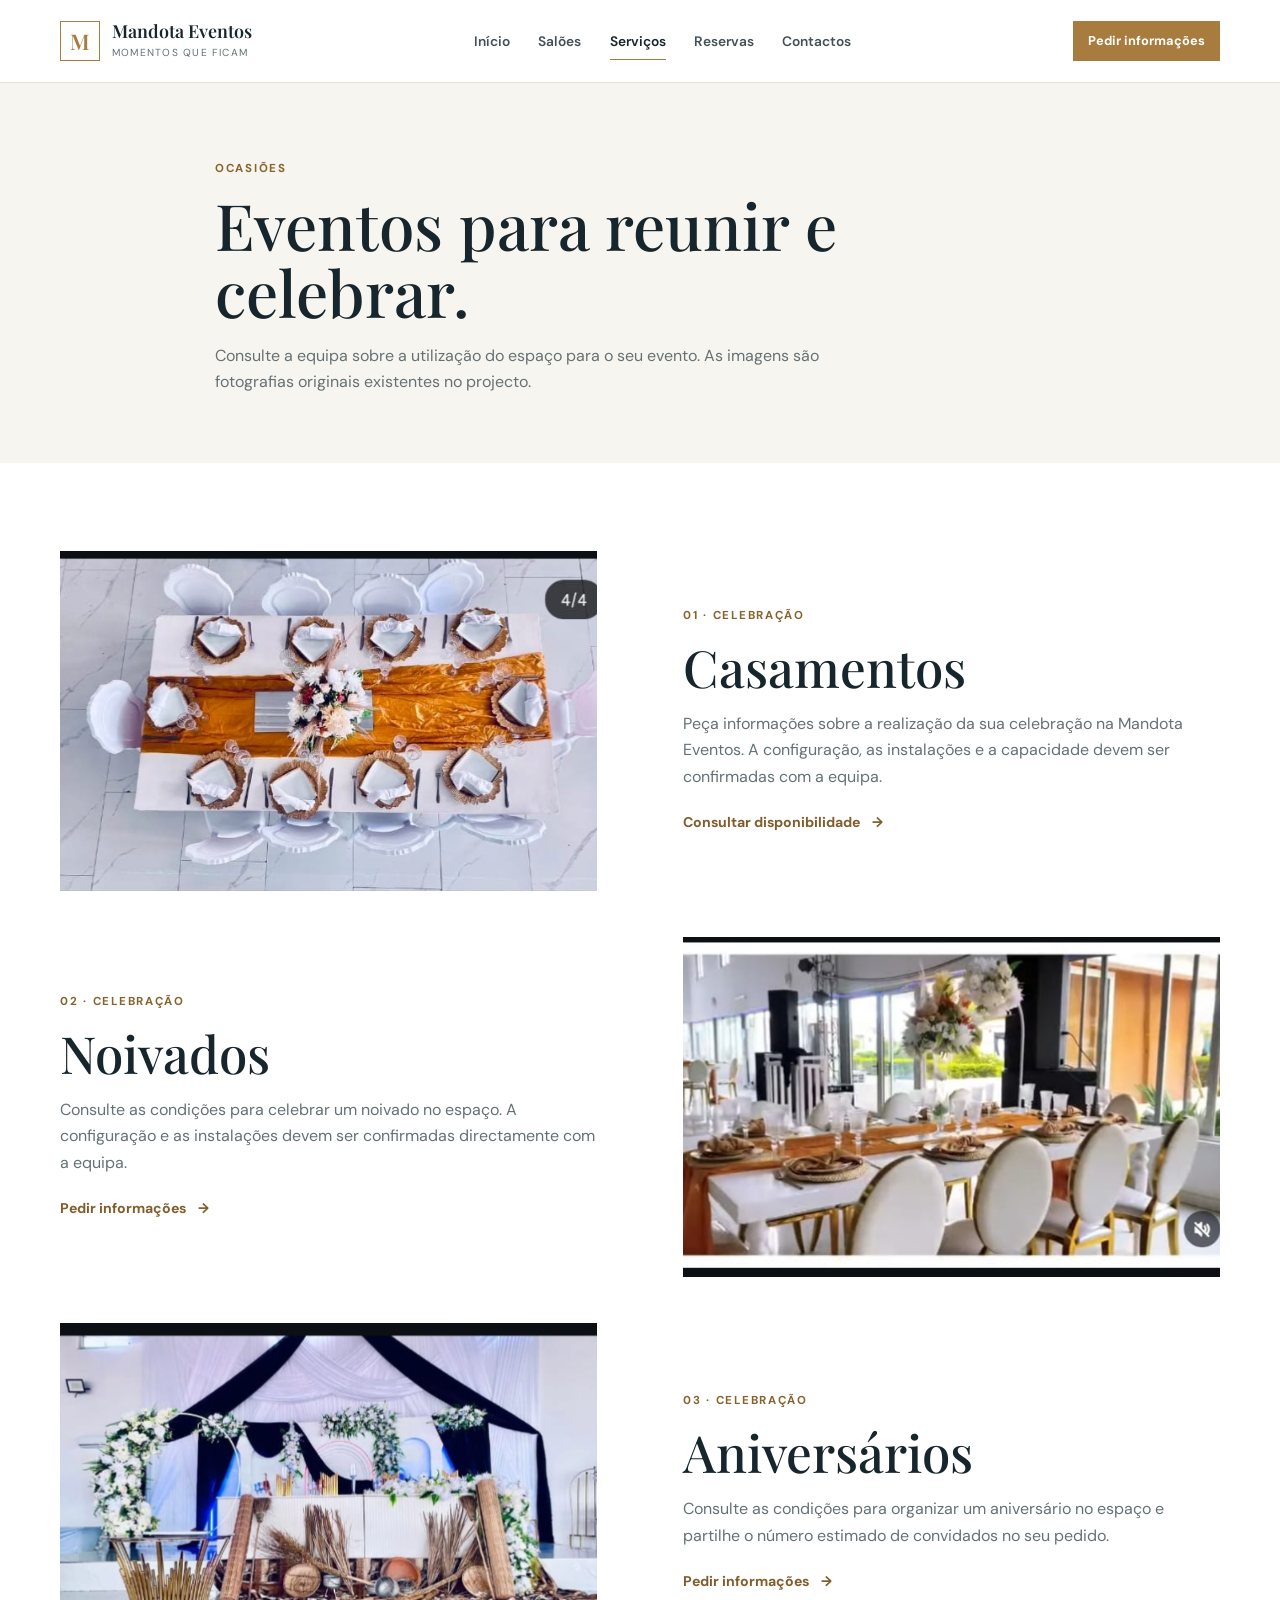
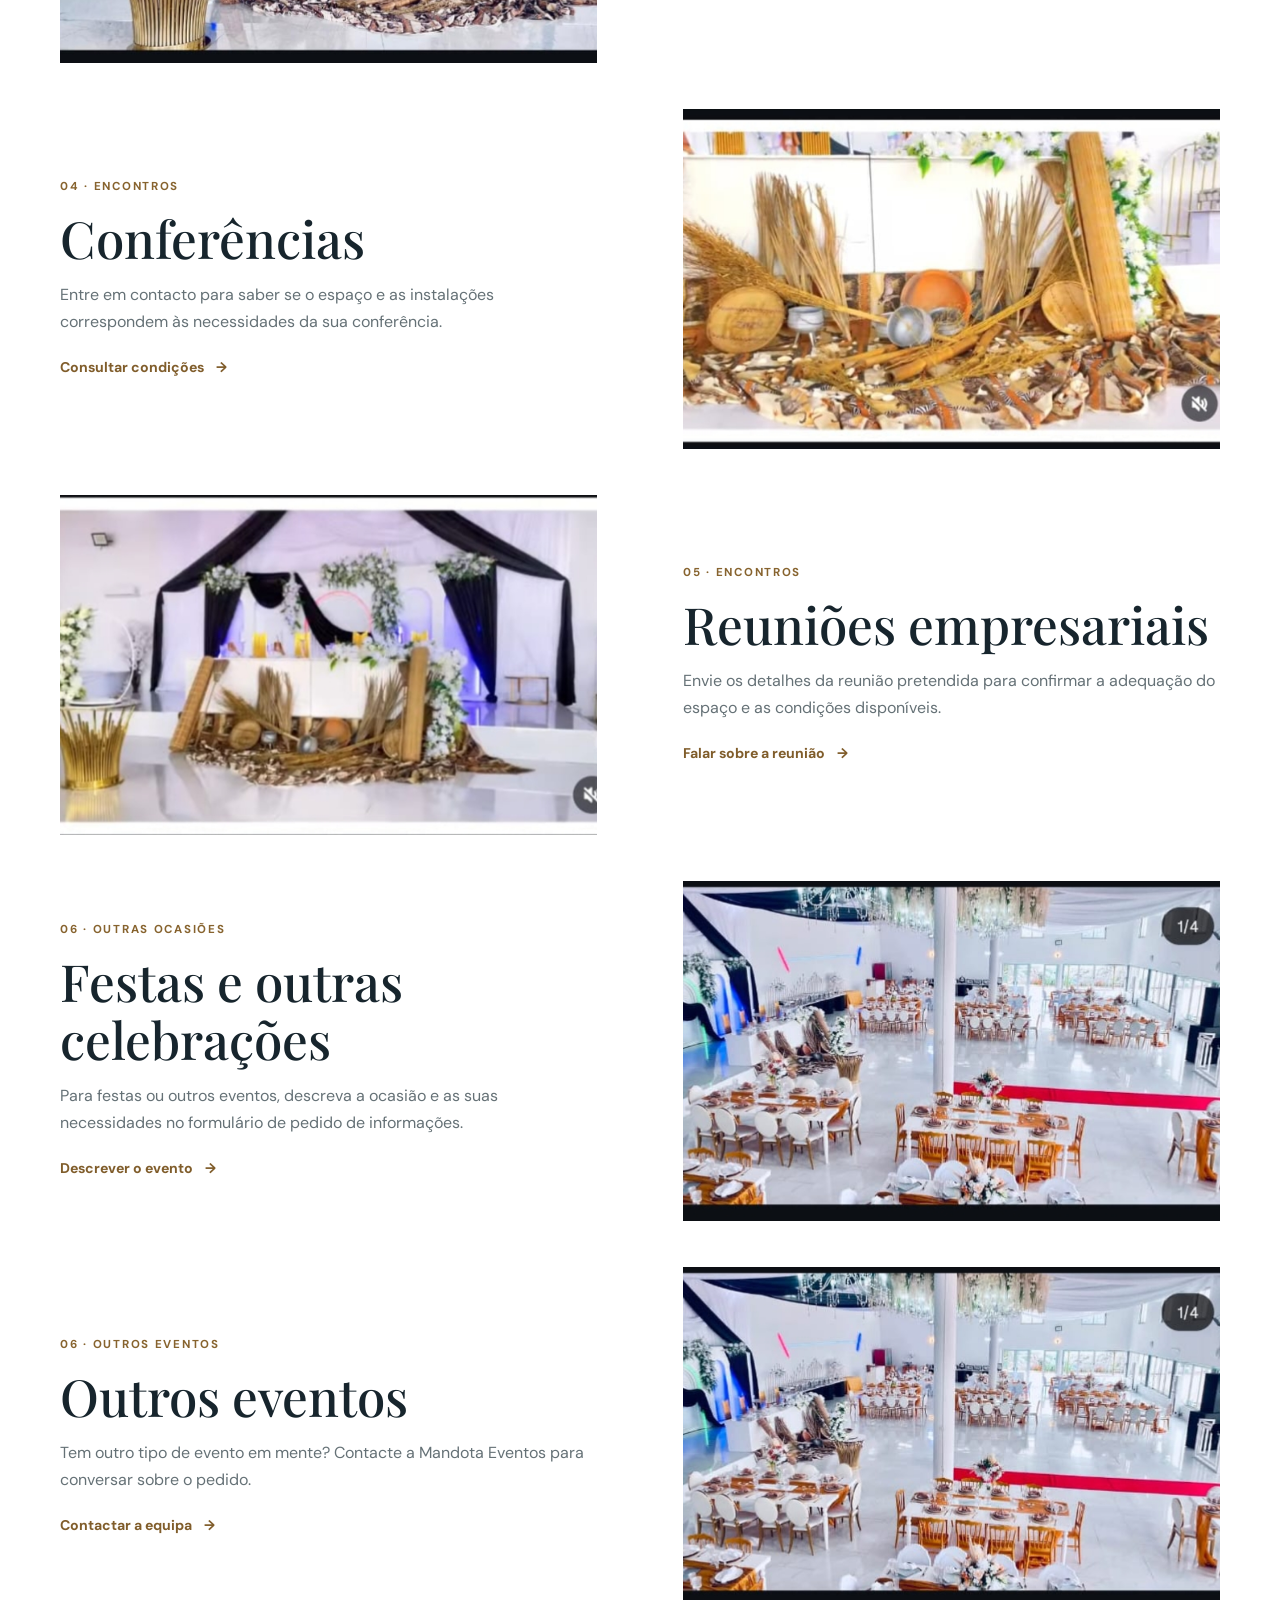
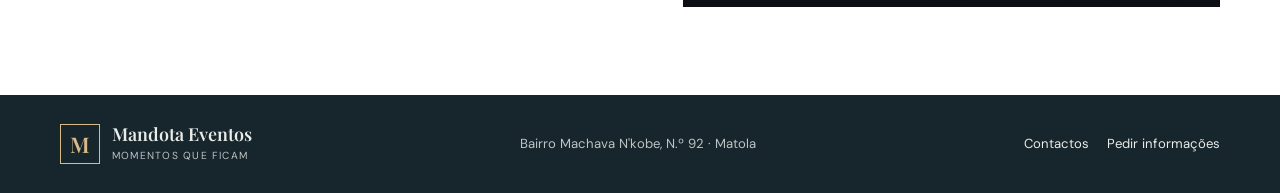
<file: servicos.html>
<!doctype html>
<html lang="pt-PT">
  <head>
    <meta charset="UTF-8">
    <meta name="viewport" content="width=device-width, initial-scale=1">
    <meta name="description" content="Consulte os tipos de eventos para os quais pode pedir informações à Mandota Eventos.">
    <title>Serviços | Mandota Eventos</title>
    <link rel="icon" href="1000402630.jpg">
    <link rel="stylesheet" href="css/style.css">
  </head>
  <body>
    <header class="site-header">
      <div class="container header-inner">
        <a class="brand" href="index.html"><span class="brand-mark" aria-hidden="true">M</span><span><strong>Mandota Eventos</strong><small>Momentos que ficam</small></span></a>
        <nav class="main-nav" aria-label="Navegação principal">
          <a href="index.html">Início</a><a href="saloes.html">Salões</a><a class="current" href="servicos.html" aria-current="page">Serviços</a><a href="reservas.html">Reservas</a><a href="contactos.html">Contactos</a>
        </nav>
        <details class="mobile-nav"><summary>Menu</summary><nav aria-label="Navegação móvel"><a href="index.html">Início</a><a href="saloes.html">Salões</a><a href="servicos.html">Serviços</a><a href="reservas.html">Reservas</a><a href="contactos.html">Contactos</a></nav></details>
        <a class="button button-small header-cta" href="reservas.html">Pedir informações</a>
      </div>
    </header>
    <main>
      <section class="page-intro"><div class="container page-intro-inner"><p class="eyebrow eyebrow-dark">Ocasiões</p><h1>Eventos para reunir e celebrar.</h1><p>Consulte a equipa sobre a utilização do espaço para o seu evento. As imagens são fotografias originais existentes no projecto.</p></div></section>
      <section class="section service-section"><div class="container service-list">
        <article class="service-row" id="casamentos"><img src="1000402631.jpg" alt="Salão com mesas preparadas para uma celebração"><div class="service-copy"><p class="eyebrow eyebrow-dark">01 · Celebração</p><h2>Casamentos</h2><p>Peça informações sobre a realização da sua celebração na Mandota Eventos. A configuração, as instalações e a capacidade devem ser confirmadas com a equipa.</p><a class="text-link" href="reservas.html">Consultar disponibilidade <span aria-hidden="true">&rarr;</span></a></div></article>
        <article class="service-row service-row-reverse" id="noivados"><img src="1000402632.jpg" alt="Detalhes do ambiente do espaço para uma ocasião especial"><div class="service-copy"><p class="eyebrow eyebrow-dark">02 · Celebração</p><h2>Noivados</h2><p>Consulte as condições para celebrar um noivado no espaço. A configuração e as instalações devem ser confirmadas directamente com a equipa.</p><a class="text-link" href="reservas.html">Pedir informações <span aria-hidden="true">&rarr;</span></a></div></article>
        <article class="service-row" id="aniversarios"><img src="1000402633.jpg" alt="Vista do salão disponível para eventos"><div class="service-copy"><p class="eyebrow eyebrow-dark">03 · Celebração</p><h2>Aniversários</h2><p>Consulte as condições para organizar um aniversário no espaço e partilhe o número estimado de convidados no seu pedido.</p><a class="text-link" href="reservas.html">Pedir informações <span aria-hidden="true">&rarr;</span></a></div></article>
        <article class="service-row service-row-reverse" id="conferencias"><img src="1000402634.jpg" alt="Ambiente do espaço Mandota Eventos"><div class="service-copy"><p class="eyebrow eyebrow-dark">04 · Encontros</p><h2>Conferências</h2><p>Entre em contacto para saber se o espaço e as instalações correspondem às necessidades da sua conferência.</p><a class="text-link" href="reservas.html">Consultar condições <span aria-hidden="true">&rarr;</span></a></div></article>
        <article class="service-row" id="reunioes"><img src="1000402635.jpg" alt="Mesas preparadas no salão para uma celebração"><div class="service-copy"><p class="eyebrow eyebrow-dark">05 · Encontros</p><h2>Reuniões empresariais</h2><p>Envie os detalhes da reunião pretendida para confirmar a adequação do espaço e as condições disponíveis.</p><a class="text-link" href="reservas.html">Falar sobre a reunião <span aria-hidden="true">&rarr;</span></a></div></article>
        <article class="service-row service-row-reverse" id="celebracoes"><img src="1000402636.jpg" alt="Outra vista original do espaço de eventos"><div class="service-copy"><p class="eyebrow eyebrow-dark">06 · Outras ocasiões</p><h2>Festas e outras celebrações</h2><p>Para festas ou outros eventos, descreva a ocasião e as suas necessidades no formulário de pedido de informações.</p><a class="text-link" href="reservas.html">Descrever o evento <span aria-hidden="true">&rarr;</span></a></div></article>
        <article class="service-row service-row-reverse" id="outros-eventos"><img src="1000402636.jpg" alt="Outra vista original do espaço de eventos"><div class="service-copy"><p class="eyebrow eyebrow-dark">06 · Outros eventos</p><h2>Outros eventos</h2><p>Tem outro tipo de evento em mente? Contacte a Mandota Eventos para conversar sobre o pedido.</p><a class="text-link" href="contactos.html">Contactar a equipa <span aria-hidden="true">&rarr;</span></a></div></article>
      </div></section>
    </main>
    <footer class="site-footer"><div class="container footer-inner"><a class="brand brand-footer" href="index.html"><span class="brand-mark" aria-hidden="true">M</span><span><strong>Mandota Eventos</strong><small>Momentos que ficam</small></span></a><p>Bairro Machava N'kobe, N.º 92 · Matola</p><div class="footer-links"><a href="contactos.html">Contactos</a><a href="reservas.html">Pedir informações</a></div></div></footer>
  </body>
</html>
</file>
<file: css/style.css>
@import url('https://fonts.googleapis.com/css2?family=DM+Sans:wght@400;500;600;700&family=Playfair+Display:wght@500;600;700&display=swap');

:root {
  color-scheme: light;
  --ink: #17252d;
  --muted: #657176;
  --gold: #a77c3e;
  --gold-light: #d7bc8b;
  --paper: #f7f5ef;
  --white: #fff;
  --line: #e6e1d7;
  --display: 'Playfair Display', Georgia, serif;
  --body: 'DM Sans', 'Segoe UI', sans-serif;
}

* { box-sizing: border-box; }
html { scroll-behavior: smooth; }
body { margin: 0; color: var(--ink); background: var(--white); font-family: var(--body); line-height: 1.65; }
a { color: inherit; text-decoration: none; }
img { display: block; max-width: 100%; }
button, input, select, textarea { font: inherit; }
.container { width: min(1160px, calc(100% - 48px)); margin-inline: auto; }

.site-header { position: relative; z-index: 5; background: var(--white); border-bottom: 1px solid var(--line); }
.header-inner { min-height: 82px; display: flex; align-items: center; justify-content: space-between; gap: 24px; }
.brand { display: inline-flex; align-items: center; gap: 12px; flex-shrink: 0; }
.brand-mark { width: 40px; aspect-ratio: 1; display: grid; place-items: center; border: 1px solid var(--gold); color: var(--gold); font: 600 1.35rem var(--display); }
.brand strong, .brand small { display: block; }
.brand strong { font: 600 1.12rem/1.2 var(--display); }
.brand small { margin-top: 4px; color: var(--muted); font-size: .64rem; letter-spacing: .12em; text-transform: uppercase; }
.main-nav { display: flex; align-items: center; gap: clamp(14px, 2.2vw, 29px); }
.main-nav a { position: relative; padding-block: 9px; color: #435058; font-size: .86rem; font-weight: 600; }
.main-nav a::after { position: absolute; right: 0; bottom: 1px; left: 0; height: 1px; background: var(--gold); content: ''; transform: scaleX(0); transform-origin: left; transition: transform .2s ease; }
.main-nav a:hover::after, .main-nav a.current::after { transform: scaleX(1); }
.main-nav a.current { color: var(--ink); }
.button { min-height: 48px; display: inline-flex; align-items: center; justify-content: center; gap: 10px; padding: 12px 20px; border: 1px solid var(--gold); background: var(--gold); color: var(--white); font-size: .88rem; font-weight: 700; transition: background .2s ease, color .2s ease, transform .2s ease; }
.button:hover { background: #88612f; border-color: #88612f; transform: translateY(-2px); }
.button-small { min-height: 40px; padding: 8px 14px; font-size: .8rem; }
.button-outline { border-color: #ffffffa6; background: transparent; color: var(--white); }
.button-outline:hover { background: var(--white); color: var(--ink); border-color: var(--white); }
.button-dark { border-color: var(--ink); background: var(--ink); }
.button-dark:hover { border-color: #30434d; background: #30434d; }
.mobile-nav { display: none; }

.hero { min-height: min(690px, 78vw); position: relative; display: flex; align-items: end; overflow: hidden; background: #26363d; color: var(--white); }
.hero-image, .hero-shade { position: absolute; inset: 0; width: 100%; height: 100%; }
.hero-image { object-fit: cover; object-position: center 54%; }
.hero-shade { background: linear-gradient(90deg, #101c20d9 0%, #101c2087 48%, #101c201c 100%), linear-gradient(0deg, #101c204f, transparent 48%); }
.hero-content { position: relative; z-index: 1; padding-block: 92px 84px; animation: appear .7s ease both; }
.eyebrow { margin: 0 0 14px; color: var(--gold-light); font-size: .72rem; font-weight: 700; letter-spacing: .15em; text-transform: uppercase; }
.eyebrow-dark { color: #87632e; }
.hero h1, .page-intro h1 { max-width: 780px; margin: 0; font: 500 clamp(3rem, 6vw, 5.25rem)/1.04 var(--display); }
.hero-copy { max-width: 565px; margin: 21px 0 28px; color: #edf0ed; font-size: 1.06rem; }
.button-row { display: flex; flex-wrap: wrap; gap: 12px; }
.hero-index { position: absolute; right: max(24px, calc((100% - 1160px) / 2)); bottom: 32px; z-index: 1; color: #ffffffbf; font-size: .7rem; letter-spacing: .12em; }
.section { padding-block: 88px; }
.intro-section, .reservation-section { background: var(--paper); }
.split-layout { display: grid; grid-template-columns: 1.05fr .95fr; align-items: end; gap: 70px; }
h2 { margin: 0; font: 500 clamp(2.1rem, 4vw, 3.25rem)/1.13 var(--display); }
.intro-copy p, .feature-copy > p:not(.eyebrow) { margin: 0 0 20px; color: var(--muted); }
.text-link { display: inline-flex; align-items: center; gap: 12px; color: #805d2b; font-size: .88rem; font-weight: 700; }
.text-link span { transition: transform .2s ease; }
.text-link:hover span { transform: translateX(4px); }
.section-heading { display: flex; align-items: end; justify-content: space-between; gap: 28px; margin-bottom: 35px; }
.section-heading .eyebrow { margin-bottom: 10px; }
.occasion-list { border-top: 1px solid var(--line); }
.occasion-list a { min-height: 67px; display: flex; align-items: center; gap: 28px; border-bottom: 1px solid var(--line); font: 500 1.2rem var(--display); transition: padding .2s ease, color .2s ease; }
.occasion-list a:hover { padding-left: 9px; color: #805d2b; }
.occasion-list span { color: var(--gold); font: 600 .7rem var(--body); }
.photo-feature { background: #e9e5db; }
.feature-layout { display: grid; grid-template-columns: 1.05fr .95fr; align-items: center; gap: clamp(38px, 7vw, 90px); }
.feature-layout > img { width: 100%; height: 420px; object-fit: cover; }
.feature-copy > p:not(.eyebrow) { margin: 18px 0 25px; }
.site-footer { padding-block: 28px; background: var(--ink); color: #e9ece8; }
.footer-inner { display: flex; align-items: center; justify-content: space-between; gap: 24px; }
.brand-footer .brand-mark { color: var(--gold-light); border-color: var(--gold-light); }
.brand-footer small, .footer-inner > p { color: #bdc5c3; }
.footer-inner > p { margin: 0; font-size: .82rem; }
.footer-links { display: flex; flex-wrap: wrap; gap: 18px; font-size: .82rem; }
.footer-links a:hover { color: var(--gold-light); }

.page-intro { padding-block: 76px 67px; background: var(--paper); }
.page-intro-inner { max-width: 850px; }
.page-intro h1 { font-size: clamp(2.8rem, 5vw, 4.3rem); }
.page-intro-inner > p:last-child { max-width: 670px; margin: 18px 0 0; color: var(--muted); font-size: 1rem; }
.venue-feature { display: grid; grid-template-columns: 1.1fr .9fr; background: var(--paper); }
.venue-feature > img { width: 100%; height: 100%; min-height: 430px; object-fit: cover; }
.venue-copy { align-self: center; padding: clamp(28px, 5vw, 60px); }
.venue-copy h2 { margin-bottom: 15px; }
.venue-copy > p:not(.eyebrow) { color: var(--muted); }
.venue-facts { margin: 25px 0; border-top: 1px solid var(--line); }
.venue-facts div { display: grid; grid-template-columns: 125px 1fr; gap: 12px; padding: 12px 0; border-bottom: 1px solid var(--line); }
.venue-facts dt { font-size: .82rem; font-weight: 700; }
.venue-facts dd { margin: 0; color: var(--muted); font-size: .82rem; }
.gallery-heading { margin-top: 76px; }
.gallery-heading > p { max-width: 280px; margin: 0; color: var(--muted); font-size: .9rem; }
.photo-grid { display: grid; grid-template-columns: repeat(4, minmax(0, 1fr)); grid-auto-rows: 205px; gap: 12px; }
.photo-card { position: relative; min-width: 0; margin: 0; overflow: hidden; background: var(--paper); }
.photo-card-large { grid-column: span 2; grid-row: span 2; }
.photo-card img { width: 100%; height: 100%; object-fit: cover; transition: transform .45s ease; }
.photo-card:hover img { transform: scale(1.035); }
.photo-card figcaption { position: absolute; right: 0; bottom: 0; left: 0; padding: 26px 14px 12px; background: linear-gradient(transparent, #111b20bb); color: var(--white); font-size: .78rem; }
.form-note { color: var(--muted); font-size: .78rem; }
.venue-section > .container > .form-note { margin-top: 20px; }
.service-list { display: grid; gap: 46px; }
.service-row { display: grid; grid-template-columns: 1fr 1fr; align-items: center; gap: clamp(30px, 7vw, 86px); scroll-margin-top: 26px; }
.service-row > img { width: 100%; height: 340px; object-fit: cover; }
.service-row-reverse > img { order: 2; }
.service-copy h2 { margin-bottom: 14px; }
.service-copy > p:not(.eyebrow) { margin: 0 0 19px; color: var(--muted); }

.reservation-layout { display: grid; grid-template-columns: .75fr 1.25fr; align-items: start; gap: clamp(34px, 7vw, 90px); }
.reservation-aside { position: sticky; top: 28px; }
.reservation-aside h2 { font-size: clamp(2rem, 3.4vw, 2.8rem); }
.reservation-aside > p:not(.eyebrow):not(.form-note) { color: var(--muted); }
.reservation-aside img { width: 100%; height: 220px; margin-top: 22px; object-fit: cover; }
.reservation-form { padding: clamp(24px, 4vw, 42px); background: var(--white); border: 1px solid var(--line); }
.reservation-form h2 { font-size: clamp(1.9rem, 3vw, 2.5rem); }
.reservation-instructions { margin: 12px 0 18px; color: var(--muted); }
.reservation-checklist { display: grid; gap: 0; margin: 0 0 26px; padding: 0; border-top: 1px solid var(--line); list-style: none; counter-reset: reservation-step; }
.reservation-checklist li { display: flex; align-items: baseline; gap: 14px; padding: 12px 0; border-bottom: 1px solid var(--line); font-size: .9rem; counter-increment: reservation-step; }
.reservation-checklist li::before { content: counter(reservation-step, decimal-leading-zero); color: var(--gold); font-size: .73rem; font-weight: 700; }
.whatsapp-reservation { min-height: 54px; }
.whatsapp-reservation .whatsapp-icon { color: #fff; }
.reservation-form > .form-note { margin: 14px 0 0; }
.form-grid { display: grid; grid-template-columns: 1fr 1fr; gap: 20px 16px; }
.field { min-width: 0; display: flex; flex-direction: column; gap: 7px; }
.field-full { grid-column: 1 / -1; }
.field label { font-size: .82rem; font-weight: 700; }
.field input, .field select, .field textarea { width: 100%; min-height: 47px; padding: 11px 12px; border: 1px solid #d5d2ca; border-radius: 0; background: var(--white); color: var(--ink); }
.field textarea { min-height: 130px; resize: vertical; }
.field input:focus, .field select:focus, .field textarea:focus { outline: 2px solid #a77c3e66; border-color: var(--gold); }
.field small { color: var(--muted); font-size: .73rem; }
.field .form-note { margin: 0; }

.contact-layout { display: grid; grid-template-columns: .85fr 1.15fr; align-items: start; gap: clamp(38px, 7vw, 90px); }
.contact-details h2 { margin-bottom: 30px; }
.contact-block { padding-block: 15px; border-top: 1px solid var(--line); }
.contact-label { color: #805d2b; font-size: .7rem; font-weight: 700; letter-spacing: .12em; text-transform: uppercase; }
.contact-label-icon { display: inline-flex; align-items: center; gap: 8px; }
.social-icon { width: 19px; height: 19px; flex: 0 0 19px; }
.whatsapp-icon { color: #218c58; fill: currentColor; }
.instagram-icon { fill: none; stroke: #a34a68; stroke-width: 1.8; }
.instagram-dot { fill: #a34a68; stroke: none; }
.contact-block p { margin: 6px 0 0; }
.contact-block a:hover { color: #805d2b; text-decoration: underline; }
.contact-block .form-note { margin-top: 3px; }
.contact-visual { position: relative; min-height: 470px; overflow: hidden; background: #28363a; color: var(--white); }
.contact-visual > img { position: absolute; inset: 0; width: 100%; height: 100%; object-fit: cover; }
.contact-visual::after { position: absolute; inset: 0; background: linear-gradient(0deg, #111d22ed, #111d2240 82%); content: ''; }
.map-link { position: absolute; right: 0; bottom: 0; left: 0; z-index: 1; padding: 32px; }
.map-link h2 { font-size: clamp(1.8rem, 3vw, 2.6rem); }
.map-link > p:not(.eyebrow) { max-width: 430px; color: #e0e4e1; }

@keyframes appear { from { opacity: 0; transform: translateY(12px); } to { opacity: 1; transform: translateY(0); } }

@media (max-width: 900px) {
  .container { width: min(100% - 36px, 720px); }
  .header-inner { min-height: 74px; }
  .main-nav, .header-cta { display: none; }
  .mobile-nav { position: relative; display: block; margin-left: auto; }
  .mobile-nav summary { padding: 9px 12px; border: 1px solid var(--line); cursor: pointer; font-size: .85rem; font-weight: 700; list-style: none; }
  .mobile-nav summary::-webkit-details-marker { display: none; }
  .mobile-nav nav { position: absolute; top: calc(100% + 10px); right: 0; z-index: 10; width: 210px; display: grid; padding: 8px 14px; border: 1px solid var(--line); background: var(--white); box-shadow: 0 12px 30px #17252d1c; }
  .mobile-nav nav a { padding: 10px 4px; border-bottom: 1px solid var(--line); font-size: .88rem; }
  .mobile-nav nav a:last-child { border-bottom: 0; }
  .hero { min-height: 590px; }
  .split-layout, .feature-layout, .venue-feature, .reservation-layout, .contact-layout { grid-template-columns: 1fr; }
  .split-layout { gap: 22px; }
  .feature-layout { gap: 28px; }
  .feature-layout > img { height: 350px; }
  .venue-feature > img { min-height: 360px; max-height: 500px; }
  .venue-copy { padding: 32px; }
  .reservation-aside { position: static; }
  .reservation-aside img { max-width: 460px; }
  .contact-visual { min-height: 420px; }
  .footer-inner { flex-wrap: wrap; }
}

@media (max-width: 600px) {
  .container { width: calc(100% - 32px); }
  .section { padding-block: 58px; }
  .brand-mark { width: 36px; }
  .brand strong { font-size: 1rem; }
  .hero { min-height: 610px; }
  .hero-image { object-position: 55% center; }
  .hero-content { padding-block: 80px 76px; }
  .hero h1 { font-size: clamp(2.65rem, 13vw, 4rem); }
  .hero-copy { font-size: .98rem; }
  .hero-index { bottom: 18px; }
  .button-row { align-items: stretch; flex-direction: column; max-width: 280px; }
  .page-intro { padding-block: 54px 48px; }
  .page-intro h1 { font-size: clamp(2.5rem, 12vw, 3.55rem); }
  .section-heading { align-items: start; flex-direction: column; gap: 16px; }
  .occasion-list a { min-height: 61px; gap: 17px; font-size: 1.05rem; }
  .feature-layout > img { height: 270px; }
  .venue-feature > img { min-height: 260px; }
  .venue-copy { padding: 25px 20px; }
  .venue-facts div { grid-template-columns: 105px 1fr; }
  .photo-grid { grid-template-columns: 1fr 1fr; grid-auto-rows: 160px; gap: 9px; }
  .photo-card-large { grid-column: span 2; grid-row: span 1; }
  .service-list { gap: 35px; }
  .service-row { grid-template-columns: 1fr; gap: 19px; }
  .service-row > img { height: 245px; }
  .service-row-reverse > img { order: 0; }
  .form-grid { grid-template-columns: 1fr; gap: 16px; }
  .field-full { grid-column: auto; }
  .reservation-form { padding: 20px 16px; }
  .contact-visual { min-height: 380px; }
  .map-link { padding: 22px; }
  .footer-inner { align-items: flex-start; flex-direction: column; gap: 14px; }
  .footer-inner > p { margin: 2px 0; }
}

@media (prefers-reduced-motion: reduce) {
  *, *::before, *::after { scroll-behavior: auto !important; animation-duration: .01ms !important; animation-iteration-count: 1 !important; transition-duration: .01ms !important; }
}
</file>
